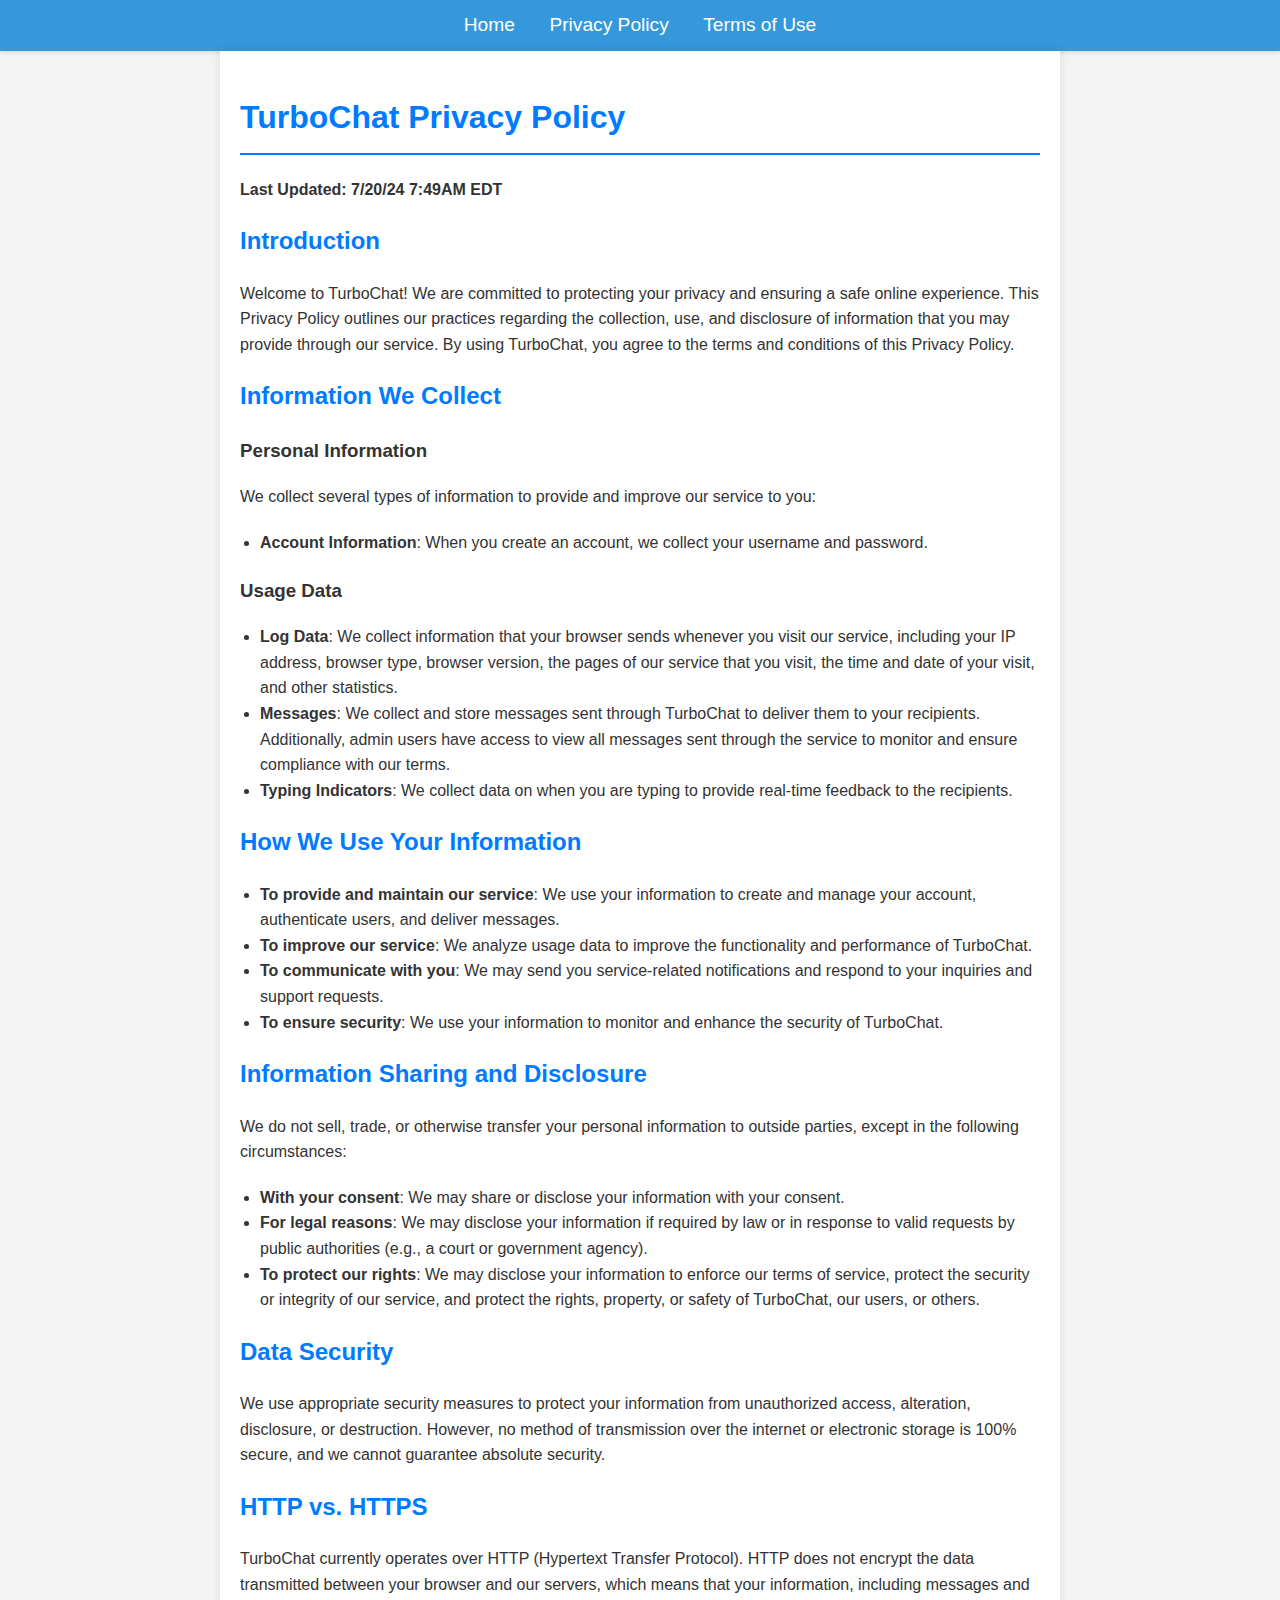
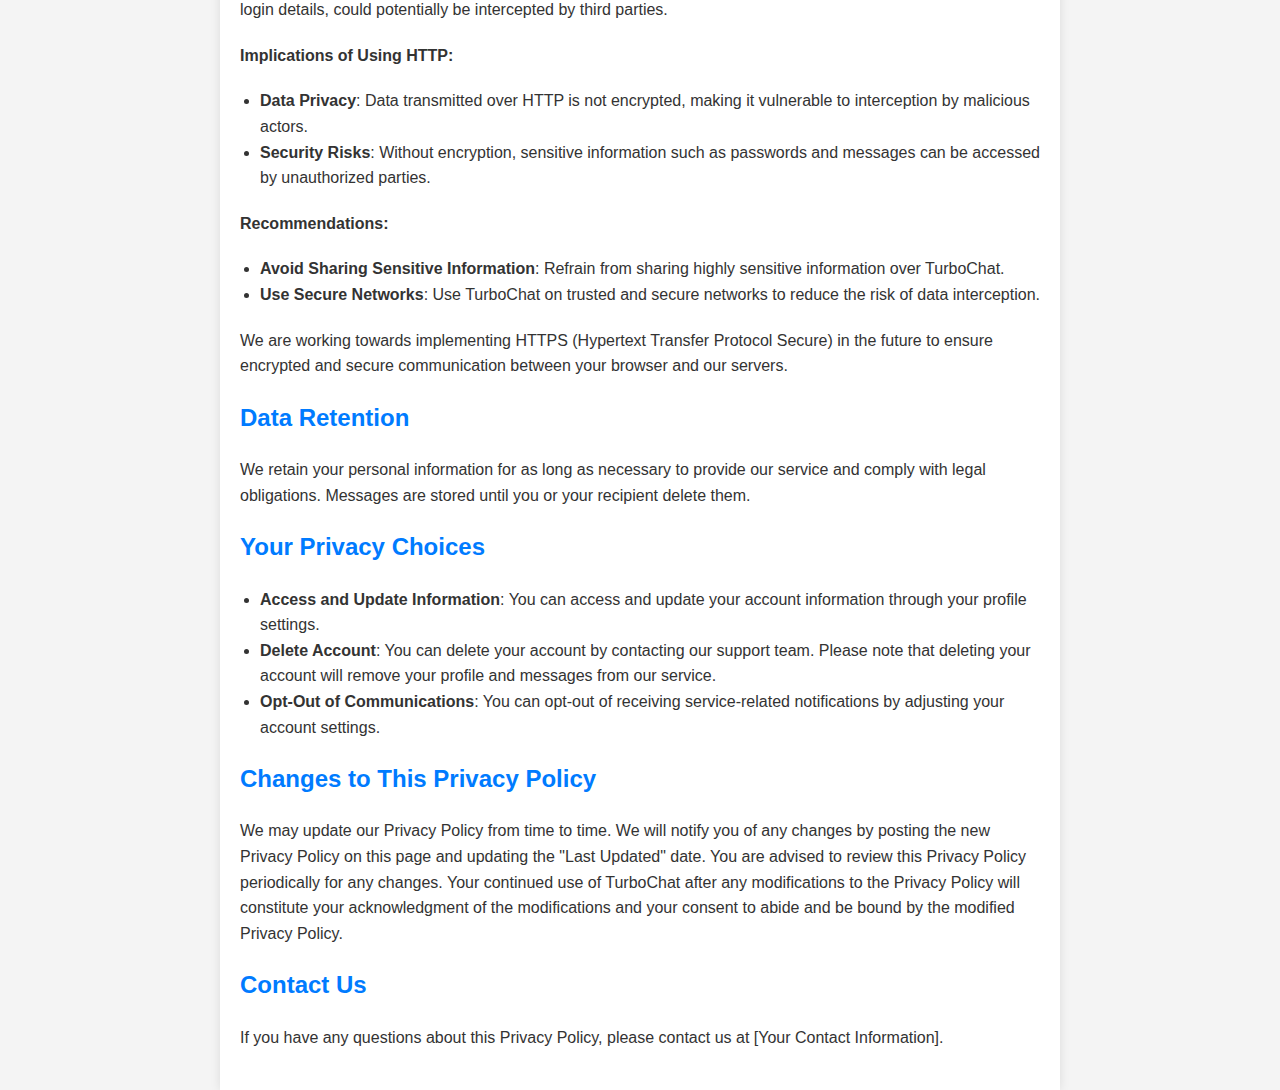
<file: privacy-policy.html>
<!DOCTYPE html>
<html lang="en">
<head>
  <meta charset="UTF-8">
  <meta name="viewport" content="width=device-width, initial-scale=1.0">
  <title>TurboChat Privacy Policy</title>
  <style>
    body {
      font-family: Arial, sans-serif;
      line-height: 1.6;
      margin: 0;
      padding: 0;
      background-color: #f4f4f4;
      color: #333;
    }
    .container {
      max-width: 800px;
      margin: auto;
      padding: 20px;
      background: #fff;
      box-shadow: 0 0 10px rgba(0, 0, 0, 0.1);
    }
    h1, h2 {
      color: #007BFF;
    }
    h1 {
      border-bottom: 2px solid #007BFF;
      padding-bottom: 10px;
    }
    h2 {
      margin-top: 20px;
    }
    p, ul {
      margin-bottom: 20px;
    }
    ul {
      list-style-type: disc;
      padding-left: 20px;
    }
  header {
    background-color: #3498db; /* Changed to a vibrant blue color */
    color: white;
    padding: 10px 0;
    top: 0;
    width: 100%;
    z-index: 1000;
    box-shadow: 0 2px 4px rgba(0, 0, 0, 0.1); /* Add a subtle shadow */
  }

  nav ul {
    list-style-type: none;
    margin: 0;
    padding: 0;
    text-align: center;
  }

  nav ul li {
    display: inline;
    margin: 0 15px;
  }

  nav ul li a {
    color: white;
    text-decoration: none;
    font-size: 1.2em;
  }

  nav ul li a:hover {
    text-decoration: underline;
  }
  </style>
</head>
<body>
  <header>
    <nav>
      <ul>
        <li><a href="">Home</a></li>
        <li><a href="privacy-policy.html">Privacy Policy</a></li>
        <li><a href="terms-of-use.html">Terms of Use</a></li>
      </ul>
    </nav>
  </header>
  <div class="container">
    <h1>TurboChat Privacy Policy</h1>
    <p><strong>Last Updated: 7/20/24 7:49AM EDT</strong></p>

    <h2>Introduction</h2>
    <p>Welcome to TurboChat! We are committed to protecting your privacy and ensuring a safe online experience. This Privacy Policy outlines our practices regarding the collection, use, and disclosure of information that you may provide through our service. By using TurboChat, you agree to the terms and conditions of this Privacy Policy.</p>

    <h2>Information We Collect</h2>
    <h3>Personal Information</h3>
    <p>We collect several types of information to provide and improve our service to you:</p>
    <ul>
      <li><strong>Account Information</strong>: When you create an account, we collect your username and password.</li>
    </ul>

    <h3>Usage Data</h3>
    <ul>
      <li><strong>Log Data</strong>: We collect information that your browser sends whenever you visit our service, including your IP address, browser type, browser version, the pages of our service that you visit, the time and date of your visit, and other statistics.</li>
      <li><strong>Messages</strong>: We collect and store messages sent through TurboChat to deliver them to your recipients. Additionally, admin users have access to view all messages sent through the service to monitor and ensure compliance with our terms.</li>
      <li><strong>Typing Indicators</strong>: We collect data on when you are typing to provide real-time feedback to the recipients.</li>
    </ul>

    <h2>How We Use Your Information</h2>
    <ul>
      <li><strong>To provide and maintain our service</strong>: We use your information to create and manage your account, authenticate users, and deliver messages.</li>
      <li><strong>To improve our service</strong>: We analyze usage data to improve the functionality and performance of TurboChat.</li>
      <li><strong>To communicate with you</strong>: We may send you service-related notifications and respond to your inquiries and support requests.</li>
      <li><strong>To ensure security</strong>: We use your information to monitor and enhance the security of TurboChat.</li>
    </ul>

    <h2>Information Sharing and Disclosure</h2>
    <p>We do not sell, trade, or otherwise transfer your personal information to outside parties, except in the following circumstances:</p>
    <ul>
      <li><strong>With your consent</strong>: We may share or disclose your information with your consent.</li>
      <li><strong>For legal reasons</strong>: We may disclose your information if required by law or in response to valid requests by public authorities (e.g., a court or government agency).</li>
      <li><strong>To protect our rights</strong>: We may disclose your information to enforce our terms of service, protect the security or integrity of our service, and protect the rights, property, or safety of TurboChat, our users, or others.</li>
    </ul>

    <h2>Data Security</h2>
    <p>We use appropriate security measures to protect your information from unauthorized access, alteration, disclosure, or destruction. However, no method of transmission over the internet or electronic storage is 100% secure, and we cannot guarantee absolute security.</p>

    <h2>HTTP vs. HTTPS</h2>
    <p>TurboChat currently operates over HTTP (Hypertext Transfer Protocol). HTTP does not encrypt the data transmitted between your browser and our servers, which means that your information, including messages and login details, could potentially be intercepted by third parties.</p>
    <p><strong>Implications of Using HTTP:</strong></p>
    <ul>
      <li><strong>Data Privacy</strong>: Data transmitted over HTTP is not encrypted, making it vulnerable to interception by malicious actors.</li>
      <li><strong>Security Risks</strong>: Without encryption, sensitive information such as passwords and messages can be accessed by unauthorized parties.</li>
    </ul>
    <p><strong>Recommendations:</strong></p>
    <ul>
      <li><strong>Avoid Sharing Sensitive Information</strong>: Refrain from sharing highly sensitive information over TurboChat.</li>
      <li><strong>Use Secure Networks</strong>: Use TurboChat on trusted and secure networks to reduce the risk of data interception.</li>
    </ul>
    <p>We are working towards implementing HTTPS (Hypertext Transfer Protocol Secure) in the future to ensure encrypted and secure communication between your browser and our servers.</p>

    <h2>Data Retention</h2>
    <p>We retain your personal information for as long as necessary to provide our service and comply with legal obligations. Messages are stored until you or your recipient delete them.</p>

    <h2>Your Privacy Choices</h2>
    <ul>
      <li><strong>Access and Update Information</strong>: You can access and update your account information through your profile settings.</li>
      <li><strong>Delete Account</strong>: You can delete your account by contacting our support team. Please note that deleting your account will remove your profile and messages from our service.</li>
      <li><strong>Opt-Out of Communications</strong>: You can opt-out of receiving service-related notifications by adjusting your account settings.</li>
    </ul>

    <h2>Changes to This Privacy Policy</h2>
    <p>We may update our Privacy Policy from time to time. We will notify you of any changes by posting the new Privacy Policy on this page and updating the "Last Updated" date. You are advised to review this Privacy Policy periodically for any changes. Your continued use of TurboChat after any modifications to the Privacy Policy will constitute your acknowledgment of the modifications and your consent to abide and be bound by the modified Privacy Policy.</p>

    <h2>Contact Us</h2>
    <p>If you have any questions about this Privacy Policy, please contact us at [Your Contact Information].</p>
  </div>
</body>

</html>
</file>
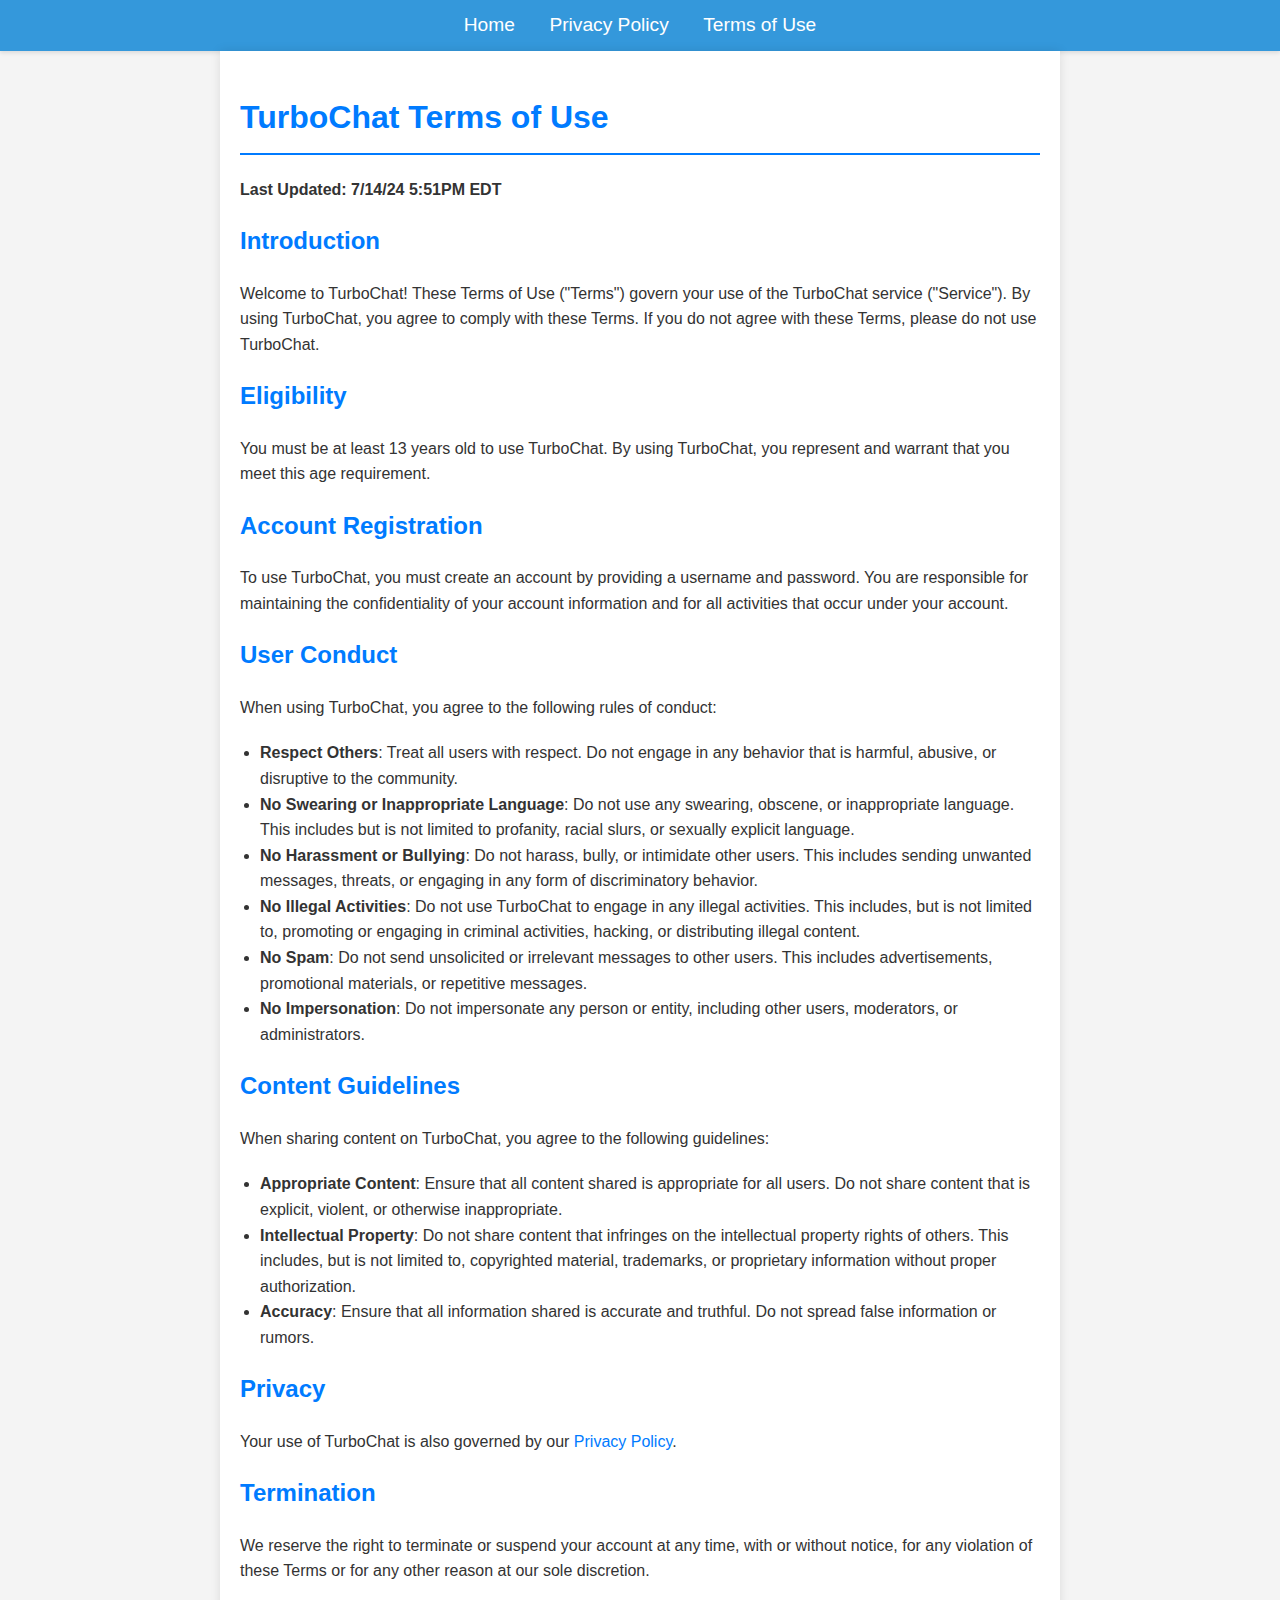
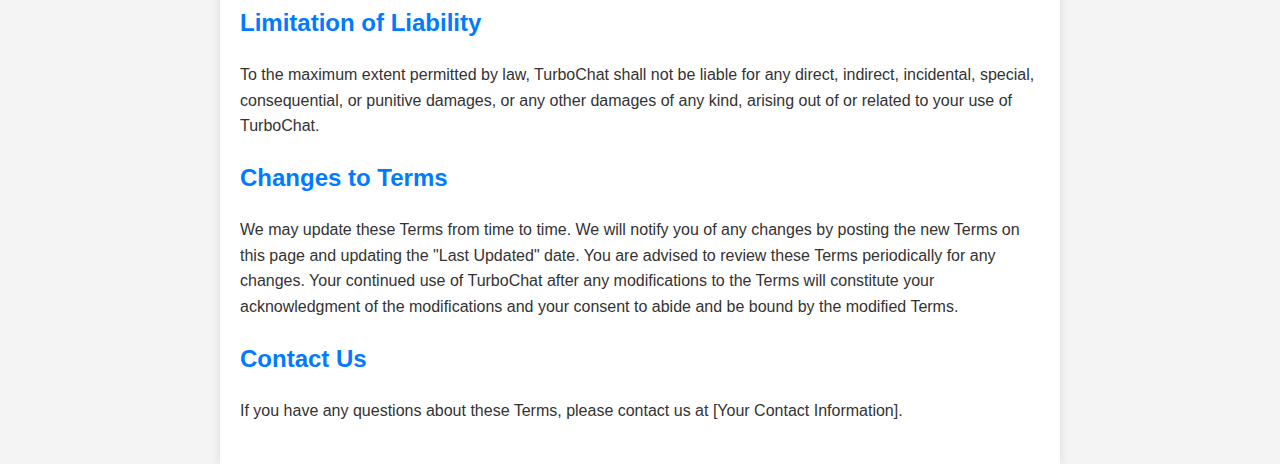
<file: terms-of-use.html>
<!DOCTYPE html>
<html lang="en">
<head>
  <meta charset="UTF-8">
  <meta name="viewport" content="width=device-width, initial-scale=1.0">
  <title>TurboChat Terms of Use</title>
  <style>
    body {
      font-family: Arial, sans-serif;
      line-height: 1.6;
      margin: 0;
      padding: 0;
      background-color: #f4f4f4;
      color: #333;
    }
    .container {
      max-width: 800px;
      margin: auto;
      padding: 20px;
      background: #fff;
      box-shadow: 0 0 10px rgba(0, 0, 0, 0.1);
    }
    h1, h2 {
      color: #007BFF;
    }
    h1 {
      border-bottom: 2px solid #007BFF;
      padding-bottom: 10px;
    }
    h2 {
      margin-top: 20px;
    }
    p, ul {
      margin-bottom: 20px;
    }
    ul {
      list-style-type: disc;
      padding-left: 20px;
    }
    a {
      color: #007BFF;
      text-decoration: none;
    }
    a:hover {
      text-decoration: underline;
    }
  header {
    background-color: #3498db; /* Changed to a vibrant blue color */
    color: white;
    padding: 10px 0;
    top: 0;
    width: 100%;
    z-index: 1000;
    box-shadow: 0 2px 4px rgba(0, 0, 0, 0.1); /* Add a subtle shadow */
  }

  nav ul {
    list-style-type: none;
    margin: 0;
    padding: 0;
    text-align: center;
  }

  nav ul li {
    display: inline;
    margin: 0 15px;
  }

  nav ul li a {
    color: white;
    text-decoration: none;
    font-size: 1.2em;
  }

  nav ul li a:hover {
    text-decoration: underline;
  }
  </style>
</head>
<body>
  <header>
    <nav>
      <ul>
        <li><a href="">Home</a></li>
        <li><a href="privacy-policy.html">Privacy Policy</a></li>
        <li><a href="terms-of-use.html">Terms of Use</a></li>
      </ul>
    </nav>
  </header>
  <div class="container">
    <h1>TurboChat Terms of Use</h1>
    <p><strong>Last Updated: 7/14/24 5:51PM EDT</strong></p>

    <h2>Introduction</h2>
    <p>Welcome to TurboChat! These Terms of Use ("Terms") govern your use of the TurboChat service ("Service"). By using TurboChat, you agree to comply with these Terms. If you do not agree with these Terms, please do not use TurboChat.</p>

    <h2>Eligibility</h2>
    <p>You must be at least 13 years old to use TurboChat. By using TurboChat, you represent and warrant that you meet this age requirement.</p>

    <h2>Account Registration</h2>
    <p>To use TurboChat, you must create an account by providing a username and password. You are responsible for maintaining the confidentiality of your account information and for all activities that occur under your account.</p>

    <h2>User Conduct</h2>
    <p>When using TurboChat, you agree to the following rules of conduct:</p>
    <ul>
      <li><strong>Respect Others</strong>: Treat all users with respect. Do not engage in any behavior that is harmful, abusive, or disruptive to the community.</li>
      <li><strong>No Swearing or Inappropriate Language</strong>: Do not use any swearing, obscene, or inappropriate language. This includes but is not limited to profanity, racial slurs, or sexually explicit language.</li>
      <li><strong>No Harassment or Bullying</strong>: Do not harass, bully, or intimidate other users. This includes sending unwanted messages, threats, or engaging in any form of discriminatory behavior.</li>
      <li><strong>No Illegal Activities</strong>: Do not use TurboChat to engage in any illegal activities. This includes, but is not limited to, promoting or engaging in criminal activities, hacking, or distributing illegal content.</li>
      <li><strong>No Spam</strong>: Do not send unsolicited or irrelevant messages to other users. This includes advertisements, promotional materials, or repetitive messages.</li>
      <li><strong>No Impersonation</strong>: Do not impersonate any person or entity, including other users, moderators, or administrators.</li>
    </ul>

    <h2>Content Guidelines</h2>
    <p>When sharing content on TurboChat, you agree to the following guidelines:</p>
    <ul>
      <li><strong>Appropriate Content</strong>: Ensure that all content shared is appropriate for all users. Do not share content that is explicit, violent, or otherwise inappropriate.</li>
      <li><strong>Intellectual Property</strong>: Do not share content that infringes on the intellectual property rights of others. This includes, but is not limited to, copyrighted material, trademarks, or proprietary information without proper authorization.</li>
      <li><strong>Accuracy</strong>: Ensure that all information shared is accurate and truthful. Do not spread false information or rumors.</li>
    </ul>

    <h2>Privacy</h2>
    <p>Your use of TurboChat is also governed by our <a href="/privacy-policy.html">Privacy Policy</a>.</p>

    <h2>Termination</h2>
    <p>We reserve the right to terminate or suspend your account at any time, with or without notice, for any violation of these Terms or for any other reason at our sole discretion.</p>

    <h2>Limitation of Liability</h2>
    <p>To the maximum extent permitted by law, TurboChat shall not be liable for any direct, indirect, incidental, special, consequential, or punitive damages, or any other damages of any kind, arising out of or related to your use of TurboChat.</p>

    <h2>Changes to Terms</h2>
    <p>We may update these Terms from time to time. We will notify you of any changes by posting the new Terms on this page and updating the "Last Updated" date. You are advised to review these Terms periodically for any changes. Your continued use of TurboChat after any modifications to the Terms will constitute your acknowledgment of the modifications and your consent to abide and be bound by the modified Terms.</p>

    <h2>Contact Us</h2>
    <p>If you have any questions about these Terms, please contact us at [Your Contact Information].</p>
  </div>
</body>
</html>
</file>
